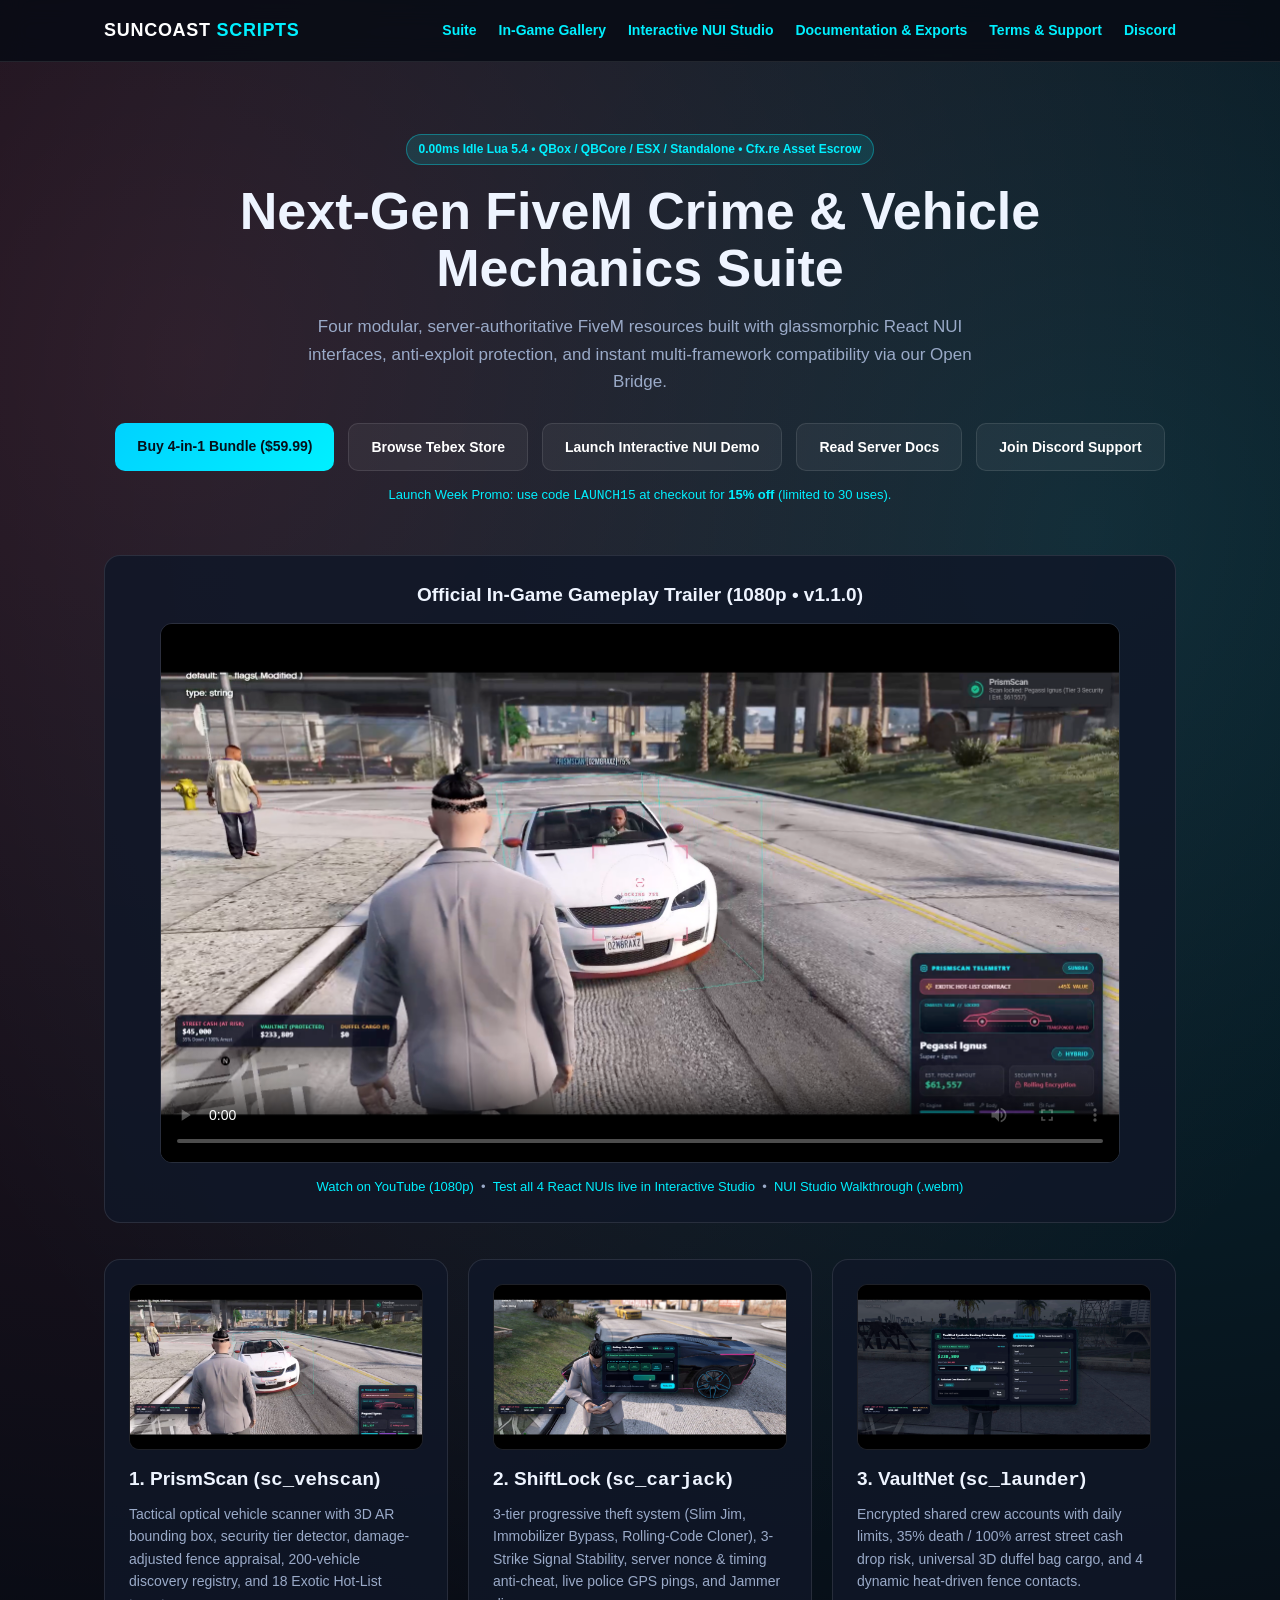
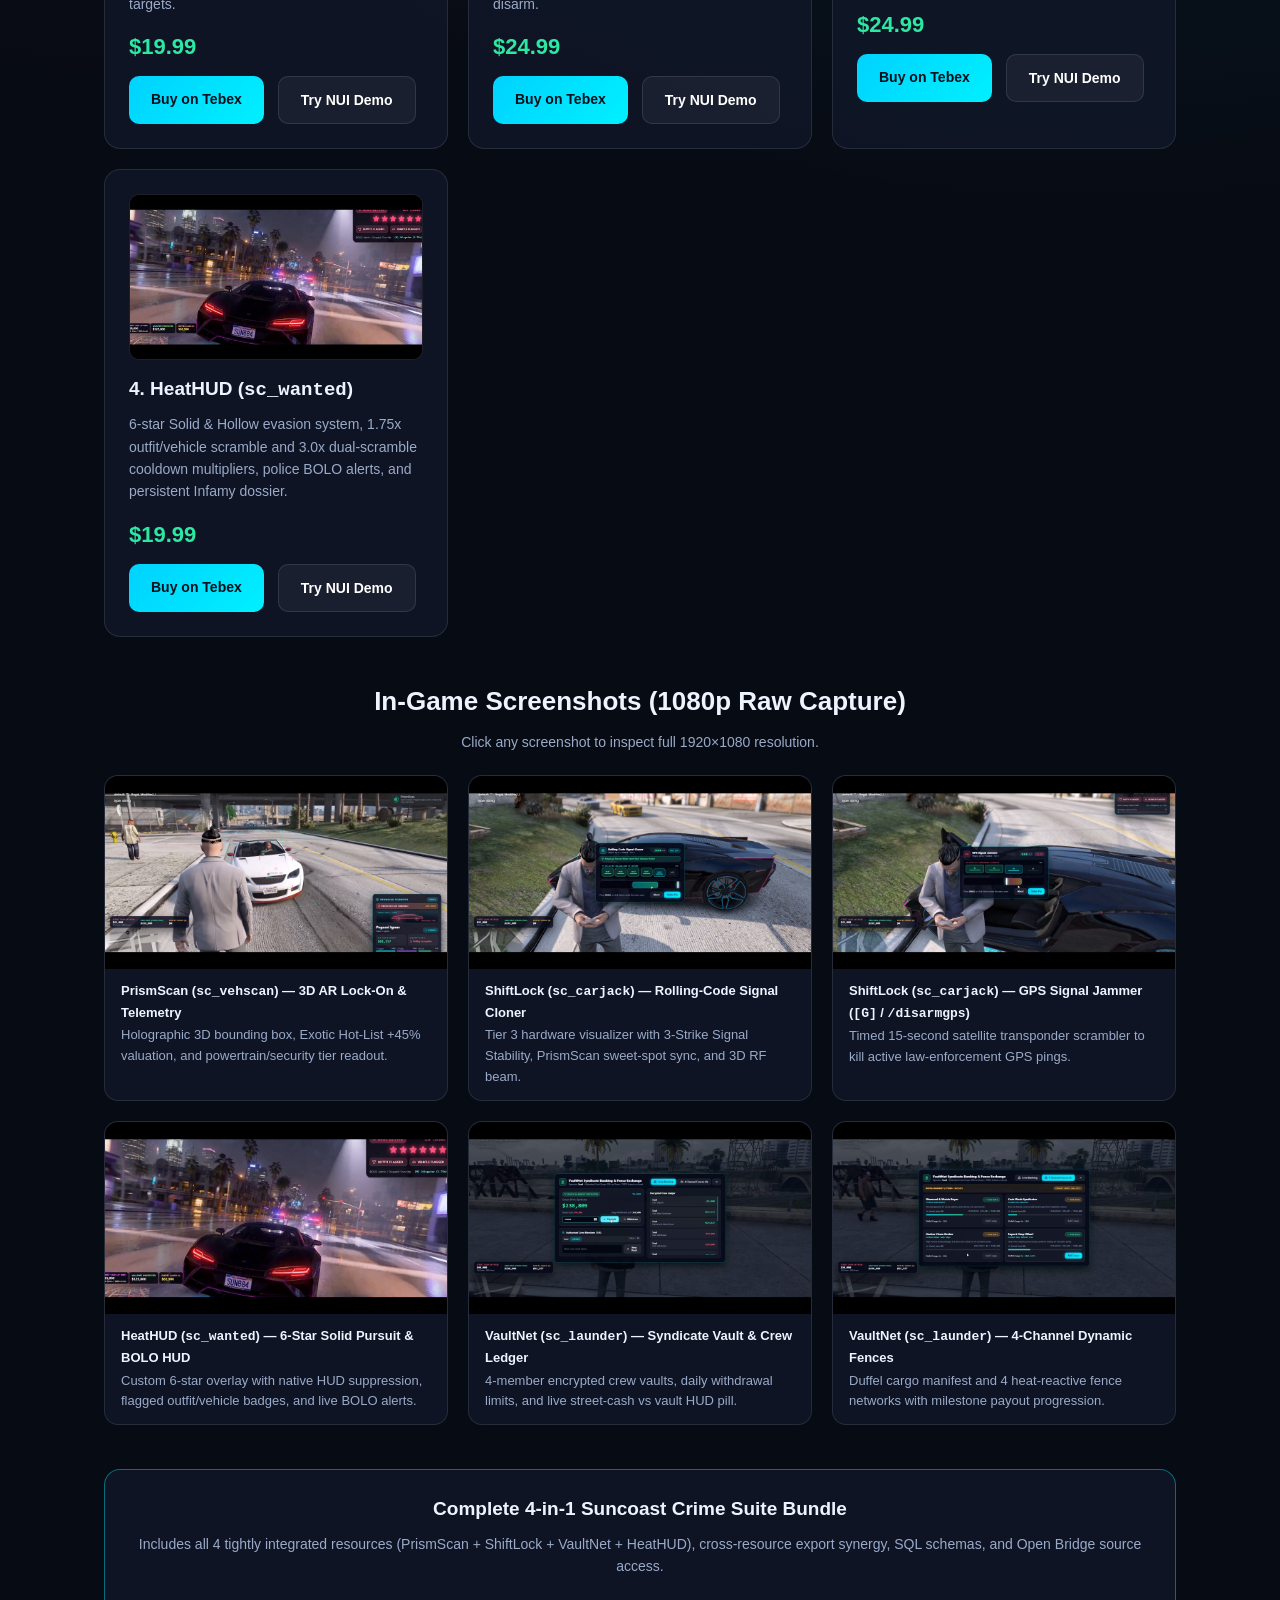
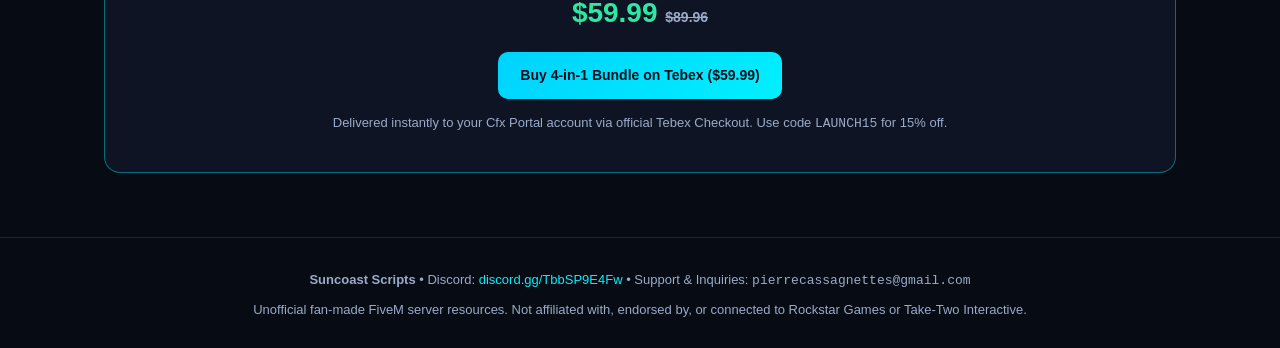
<file: index.html>
<!doctype html>
<html lang="en">
<head>
  <meta charset="UTF-8" />
  <meta name="viewport" content="width=device-width, initial-scale=1.0" />
  <title>Suncoast Scripts — Next-Gen FiveM Crime &amp; Vehicle Mechanics Suite</title>
  <meta name="description" content="Four modular, server-authoritative FiveM resources (QBox/QBCore/ESX/Standalone) with glassmorphic React NUIs, 0.00ms idle performance, and Cfx.re Asset Escrow." />
  <meta property="og:title" content="Suncoast Scripts — Next-Gen FiveM Crime &amp; Vehicle Mechanics Suite" />
  <meta property="og:description" content="PrismScan AR Scanner, ShiftLock 3-Tier Car Theft &amp; GPS Jammer, VaultNet Crew Banking, and HeatHUD 6-Star Evasion. QBox/QBCore/ESX/Standalone." />
  <meta property="og:image" content="https://pierre38610.github.io/suncoast-scripts/assets/banner-suite-bundle.png" />
  <meta property="og:url" content="https://pierre38610.github.io/suncoast-scripts/" />
  <meta property="og:type" content="website" />
  <meta name="twitter:card" content="summary_large_image" />
  <link rel="stylesheet" href="./styles.css" />
</head>
<body>
  <header>
    <div class="container">
      <nav>
        <div class="brand">SUNCOAST <span>SCRIPTS</span></div>
        <div class="nav-links">
          <a href="./index.html">Suite</a>
          <a href="#screenshots">In-Game Gallery</a>
          <a href="./showcase.html">Interactive NUI Studio</a>
          <a href="./docs.html">Documentation &amp; Exports</a>
          <a href="./terms.html">Terms &amp; Support</a>
          <a href="https://discord.gg/TbbSP9E4Fw" target="_blank" rel="noopener">Discord</a>
        </div>
      </nav>
    </div>
  </header>

  <main class="container">
    <section class="hero">
      <span class="badge">0.00ms Idle Lua 5.4 &bull; QBox / QBCore / ESX / Standalone &bull; Cfx.re Asset Escrow</span>
      <h1>Next-Gen FiveM Crime &amp; Vehicle Mechanics Suite</h1>
      <p class="subtitle">
        Four modular, server-authoritative FiveM resources built with glassmorphic React NUI interfaces,
        anti-exploit protection, and instant multi-framework compatibility via our Open Bridge.
      </p>
      <div class="cta-row">
        <a class="btn btn-primary" href="https://suncoast-scripts.tebex.store/package/7821849" target="_blank" rel="noopener">Buy 4-in-1 Bundle ($59.99)</a>
        <a class="btn" href="https://suncoast-scripts.tebex.store/" target="_blank" rel="noopener">Browse Tebex Store</a>
        <a class="btn" href="./showcase.html">Launch Interactive NUI Demo</a>
        <a class="btn" href="./docs.html">Read Server Docs</a>
        <a class="btn" href="https://discord.gg/TbbSP9E4Fw" target="_blank" rel="noopener">Join Discord Support</a>
      </div>
      <p style="margin-top:14px; font-size:13px; color:#00f0ff;">Launch Week Promo: use code <code>LAUNCH15</code> at checkout for <strong>15% off</strong> (limited to 30 uses).</p>
    </section>

    <section class="card" style="margin-bottom: 24px; text-align:center;">
      <h3 style="margin-bottom:12px;">Official In-Game Gameplay Trailer (1080p &bull; v1.1.0)</h3>
      <video controls preload="metadata" poster="./assets/ingame-sc-vehscan.png" playsinline style="width:100%; max-width:960px; border-radius:12px; border:1px solid var(--border); display:block; margin:0 auto;">
        <source src="./assets/gameplay-trailer.mp4" type="video/mp4" />
      </video>
      <p style="margin-top:14px; margin-bottom:0; font-size:13px;">
        <a href="https://youtu.be/r6GJDNA1n2g" target="_blank" rel="noopener">Watch on YouTube (1080p)</a>
        &nbsp;&bull;&nbsp;
        <a href="./showcase.html">Test all 4 React NUIs live in Interactive Studio</a>
        &nbsp;&bull;&nbsp;
        <a href="./assets/nui-interactive-demo.webm" target="_blank" rel="noopener">NUI Studio Walkthrough (.webm)</a>
      </p>
    </section>

    <section id="packages" class="grid">
      <article class="card">
        <a class="card-thumb" href="./assets/ingame-sc-vehscan.png" target="_blank" rel="noopener">
          <img src="./assets/ingame-sc-vehscan.png" alt="PrismScan 3D AR vehicle lock-on and telemetry HUD in-game" loading="lazy" />
        </a>
        <h3>1. PrismScan (<code>sc_vehscan</code>)</h3>
        <p>Tactical optical vehicle scanner with 3D AR bounding box, security tier detector, damage-adjusted fence appraisal, 200-vehicle discovery registry, and 18 Exotic Hot-List targets.</p>
        <div class="price">$19.99</div>
        <div class="cta-row" style="margin-top:12px; justify-content:flex-start;">
          <a class="btn btn-primary" href="https://suncoast-scripts.tebex.store/package/7821837" target="_blank" rel="noopener">Buy on Tebex</a>
          <a class="btn" href="./showcase.html?view=vehscan">Try NUI Demo</a>
        </div>
      </article>
      <article class="card">
        <a class="card-thumb" href="./assets/ingame-sc-carjack.png" target="_blank" rel="noopener">
          <img src="./assets/ingame-sc-carjack.png" alt="ShiftLock Rolling-Code Signal Cloner and 3D RF beam in-game" loading="lazy" />
        </a>
        <h3>2. ShiftLock (<code>sc_carjack</code>)</h3>
        <p>3-tier progressive theft system (Slim Jim, Immobilizer Bypass, Rolling-Code Cloner), 3-Strike Signal Stability, server nonce &amp; timing anti-cheat, live police GPS pings, and Jammer disarm.</p>
        <div class="price">$24.99</div>
        <div class="cta-row" style="margin-top:12px; justify-content:flex-start;">
          <a class="btn btn-primary" href="https://suncoast-scripts.tebex.store/package/7821840" target="_blank" rel="noopener">Buy on Tebex</a>
          <a class="btn" href="./showcase.html?view=carjack">Try NUI Demo</a>
        </div>
      </article>
      <article class="card">
        <a class="card-thumb" href="./assets/ingame-sc-launder.png" target="_blank" rel="noopener">
          <img src="./assets/ingame-sc-launder.png" alt="VaultNet Syndicate Banking and Encrypted Crew Ledger in-game" loading="lazy" />
        </a>
        <h3>3. VaultNet (<code>sc_launder</code>)</h3>
        <p>Encrypted shared crew accounts with daily limits, 35% death / 100% arrest street cash drop risk, universal 3D duffel bag cargo, and 4 dynamic heat-driven fence contacts.</p>
        <div class="price">$24.99</div>
        <div class="cta-row" style="margin-top:12px; justify-content:flex-start;">
          <a class="btn btn-primary" href="https://suncoast-scripts.tebex.store/package/7821846" target="_blank" rel="noopener">Buy on Tebex</a>
          <a class="btn" href="./showcase.html?view=launder">Try NUI Demo</a>
        </div>
      </article>
      <article class="card">
        <a class="card-thumb" href="./assets/ingame-sc-wanted.png" target="_blank" rel="noopener">
          <img src="./assets/ingame-sc-wanted.png" alt="HeatHUD 6-Star pursuit HUD and police chase in-game" loading="lazy" />
        </a>
        <h3>4. HeatHUD (<code>sc_wanted</code>)</h3>
        <p>6-star Solid &amp; Hollow evasion system, 1.75x outfit/vehicle scramble and 3.0x dual-scramble cooldown multipliers, police BOLO alerts, and persistent Infamy dossier.</p>
        <div class="price">$19.99</div>
        <div class="cta-row" style="margin-top:12px; justify-content:flex-start;">
          <a class="btn btn-primary" href="https://suncoast-scripts.tebex.store/package/7821847" target="_blank" rel="noopener">Buy on Tebex</a>
          <a class="btn" href="./showcase.html?view=wanted">Try NUI Demo</a>
        </div>
      </article>
    </section>

    <section id="screenshots" class="gallery-section">
      <h2 class="section-title">In-Game Screenshots (1080p Raw Capture)</h2>
      <p class="section-sub">Click any screenshot to inspect full 1920&times;1080 resolution.</p>
      <div class="gallery-grid">
        <a class="gallery-item" href="./assets/ingame-sc-vehscan.png" target="_blank" rel="noopener">
          <img src="./assets/ingame-sc-vehscan.png" alt="PrismScan 3D AR lock-on box and telemetry NUI" loading="lazy" />
          <div class="gallery-caption">
            <strong>PrismScan (<code>sc_vehscan</code>) — 3D AR Lock-On &amp; Telemetry</strong>
            Holographic 3D bounding box, Exotic Hot-List +45% valuation, and powertrain/security tier readout.
          </div>
        </a>
        <a class="gallery-item" href="./assets/ingame-sc-carjack.png" target="_blank" rel="noopener">
          <img src="./assets/ingame-sc-carjack.png" alt="ShiftLock Rolling-Code Signal Cloner with PrismScan sync" loading="lazy" />
          <div class="gallery-caption">
            <strong>ShiftLock (<code>sc_carjack</code>) — Rolling-Code Signal Cloner</strong>
            Tier 3 hardware visualizer with 3-Strike Signal Stability, PrismScan sweet-spot sync, and 3D RF beam.
          </div>
        </a>
        <a class="gallery-item" href="./assets/ingame-sc-carjack-gps.png" target="_blank" rel="noopener">
          <img src="./assets/ingame-sc-carjack-gps.png" alt="ShiftLock GPS Signal Jammer timed disarm minigame" loading="lazy" />
          <div class="gallery-caption">
            <strong>ShiftLock (<code>sc_carjack</code>) — GPS Signal Jammer (<code>[G]</code> / <code>/disarmgps</code>)</strong>
            Timed 15-second satellite transponder scrambler to kill active law-enforcement GPS pings.
          </div>
        </a>
        <a class="gallery-item" href="./assets/ingame-sc-wanted.png" target="_blank" rel="noopener">
          <img src="./assets/ingame-sc-wanted.png" alt="HeatHUD 6-Star active pursuit and BOLO overlay" loading="lazy" />
          <div class="gallery-caption">
            <strong>HeatHUD (<code>sc_wanted</code>) — 6-Star Solid Pursuit &amp; BOLO HUD</strong>
            Custom 6-star overlay with native HUD suppression, flagged outfit/vehicle badges, and live BOLO alerts.
          </div>
        </a>
        <a class="gallery-item" href="./assets/ingame-sc-launder.png" target="_blank" rel="noopener">
          <img src="./assets/ingame-sc-launder.png" alt="VaultNet Syndicate Banking and Crew Ledger NUI" loading="lazy" />
          <div class="gallery-caption">
            <strong>VaultNet (<code>sc_launder</code>) — Syndicate Vault &amp; Crew Ledger</strong>
            4-member encrypted crew vaults, daily withdrawal limits, and live street-cash vs vault HUD pill.
          </div>
        </a>
        <a class="gallery-item" href="./assets/ingame-sc-launder-fences.png" target="_blank" rel="noopener">
          <img src="./assets/ingame-sc-launder-fences.png" alt="VaultNet 4-Channel Dynamic Fences Exchange NUI" loading="lazy" />
          <div class="gallery-caption">
            <strong>VaultNet (<code>sc_launder</code>) — 4-Channel Dynamic Fences</strong>
            Duffel cargo manifest and 4 heat-reactive fence networks with milestone payout progression.
          </div>
        </a>
      </div>
    </section>

    <section class="card" style="text-align:center; border-color: rgba(0,240,255,0.4);">
      <h3>Complete 4-in-1 Suncoast Crime Suite Bundle</h3>
      <p>Includes all 4 tightly integrated resources (PrismScan + ShiftLock + VaultNet + HeatHUD), cross-resource export synergy, SQL schemas, and Open Bridge source access.</p>
      <div class="price" style="font-size:28px; margin-bottom:16px;">$59.99 <span style="font-size:14px; color:var(--muted); text-decoration:line-through;">$89.96</span></div>
      <div class="cta-row" style="margin-bottom:14px;">
        <a class="btn btn-primary" href="https://suncoast-scripts.tebex.store/package/7821849" target="_blank" rel="noopener">Buy 4-in-1 Bundle on Tebex ($59.99)</a>
      </div>
      <p style="font-size:13px; color:var(--muted);">Delivered instantly to your Cfx Portal account via official Tebex Checkout. Use code <code>LAUNCH15</code> for 15% off.</p>
    </section>
  </main>

  <footer>
    <div class="container">
      <p><strong>Suncoast Scripts</strong> &bull; Discord: <a href="https://discord.gg/TbbSP9E4Fw" target="_blank" rel="noopener">discord.gg/TbbSP9E4Fw</a> &bull; Support &amp; Inquiries: <code>pierrecassagnettes@gmail.com</code></p>
      <p style="margin-top:8px;">Unofficial fan-made FiveM server resources. Not affiliated with, endorsed by, or connected to Rockstar Games or Take-Two Interactive.</p>
    </div>
  </footer>
</body>
</html>
</file>
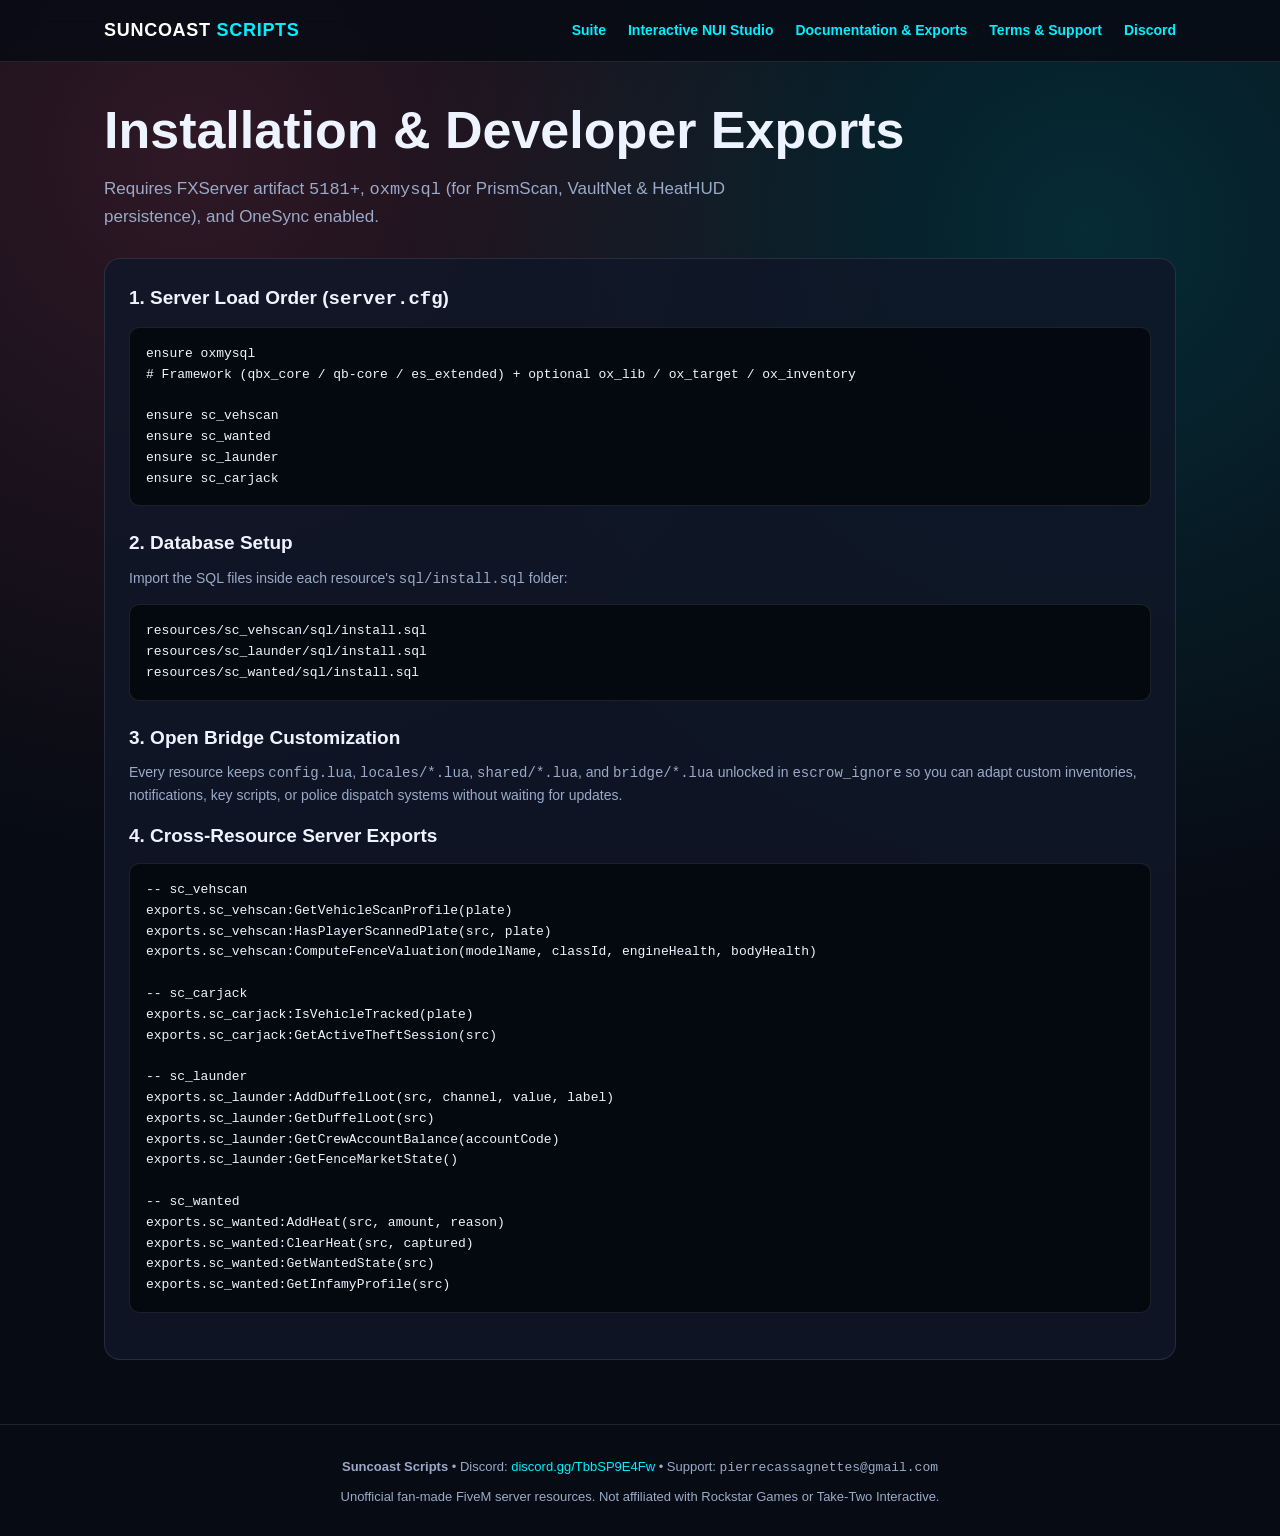
<file: docs.html>
<!doctype html>
<html lang="en">
<head>
  <meta charset="UTF-8" />
  <meta name="viewport" content="width=device-width, initial-scale=1.0" />
  <title>Documentation &amp; Exports — Suncoast Scripts</title>
  <link rel="stylesheet" href="./styles.css" />
</head>
<body>
  <header>
    <div class="container">
      <nav>
        <div class="brand">SUNCOAST <span>SCRIPTS</span></div>
        <div class="nav-links">
          <a href="./index.html">Suite</a>
          <a href="./showcase.html">Interactive NUI Studio</a>
          <a href="./docs.html">Documentation &amp; Exports</a>
          <a href="./terms.html">Terms &amp; Support</a>
          <a href="https://discord.gg/TbbSP9E4Fw" target="_blank" rel="noopener">Discord</a>
        </div>
      </nav>
    </div>
  </header>

  <main class="container" style="padding-top:40px;">
    <h1>Installation &amp; Developer Exports</h1>
    <p class="subtitle" style="margin:10px 0 28px;">
      Requires FXServer artifact <code>5181+</code>, <code>oxmysql</code> (for PrismScan, VaultNet &amp; HeatHUD persistence), and OneSync enabled.
    </p>

    <div class="card">
      <h3>1. Server Load Order (<code>server.cfg</code>)</h3>
<pre>ensure oxmysql
# Framework (qbx_core / qb-core / es_extended) + optional ox_lib / ox_target / ox_inventory

ensure sc_vehscan
ensure sc_wanted
ensure sc_launder
ensure sc_carjack</pre>

      <h3>2. Database Setup</h3>
      <p>Import the SQL files inside each resource's <code>sql/install.sql</code> folder:</p>
<pre>resources/sc_vehscan/sql/install.sql
resources/sc_launder/sql/install.sql
resources/sc_wanted/sql/install.sql</pre>

      <h3>3. Open Bridge Customization</h3>
      <p>Every resource keeps <code>config.lua</code>, <code>locales/*.lua</code>, <code>shared/*.lua</code>, and <code>bridge/*.lua</code> unlocked in <code>escrow_ignore</code> so you can adapt custom inventories, notifications, key scripts, or police dispatch systems without waiting for updates.</p>

      <h3>4. Cross-Resource Server Exports</h3>
<pre>-- sc_vehscan
exports.sc_vehscan:GetVehicleScanProfile(plate)
exports.sc_vehscan:HasPlayerScannedPlate(src, plate)
exports.sc_vehscan:ComputeFenceValuation(modelName, classId, engineHealth, bodyHealth)

-- sc_carjack
exports.sc_carjack:IsVehicleTracked(plate)
exports.sc_carjack:GetActiveTheftSession(src)

-- sc_launder
exports.sc_launder:AddDuffelLoot(src, channel, value, label)
exports.sc_launder:GetDuffelLoot(src)
exports.sc_launder:GetCrewAccountBalance(accountCode)
exports.sc_launder:GetFenceMarketState()

-- sc_wanted
exports.sc_wanted:AddHeat(src, amount, reason)
exports.sc_wanted:ClearHeat(src, captured)
exports.sc_wanted:GetWantedState(src)
exports.sc_wanted:GetInfamyProfile(src)</pre>
    </div>
  </main>

  <footer>
    <div class="container">
      <p><strong>Suncoast Scripts</strong> &bull; Discord: <a href="https://discord.gg/TbbSP9E4Fw" target="_blank" rel="noopener">discord.gg/TbbSP9E4Fw</a> &bull; Support: <code>pierrecassagnettes@gmail.com</code></p>
      <p style="margin-top:8px;">Unofficial fan-made FiveM server resources. Not affiliated with Rockstar Games or Take-Two Interactive.</p>
    </div>
  </footer>
</body>
</html>
</file>
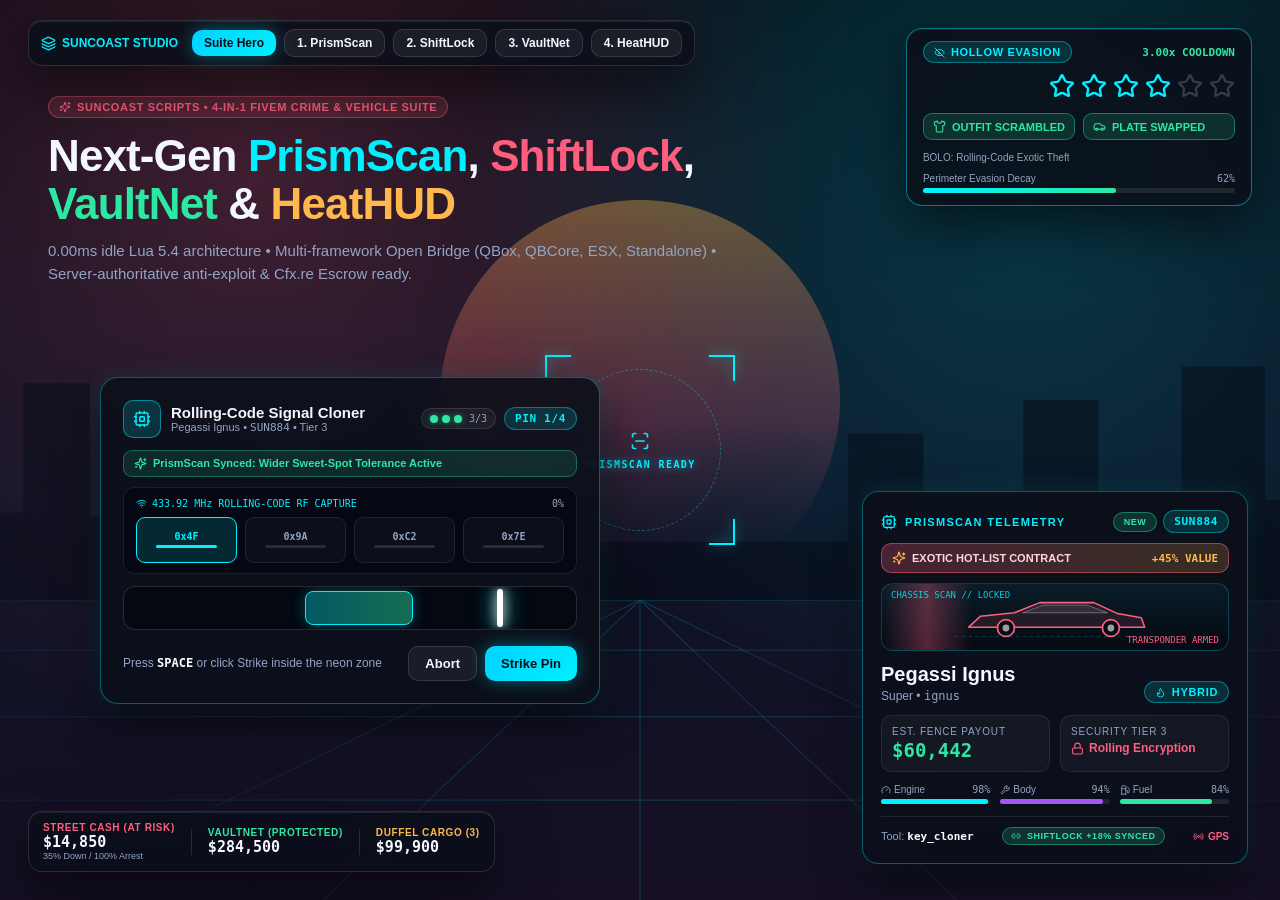
<file: showcase.html>
<!doctype html>
<html lang="en">
  <head>
    <meta charset="UTF-8" />
    <meta name="viewport" content="width=device-width, initial-scale=1.0" />
    <title>Suncoast Scripts — Interactive NUI Studio</title>
    <script type="module" crossorigin src="./assets/showcase-DzIj8uwA.js"></script>
    <link rel="stylesheet" crossorigin href="./assets/showcase-DB1Ei_Wh.css">
  </head>
  <body>
    <div id="root"></div>
  </body>
</html>
</file>
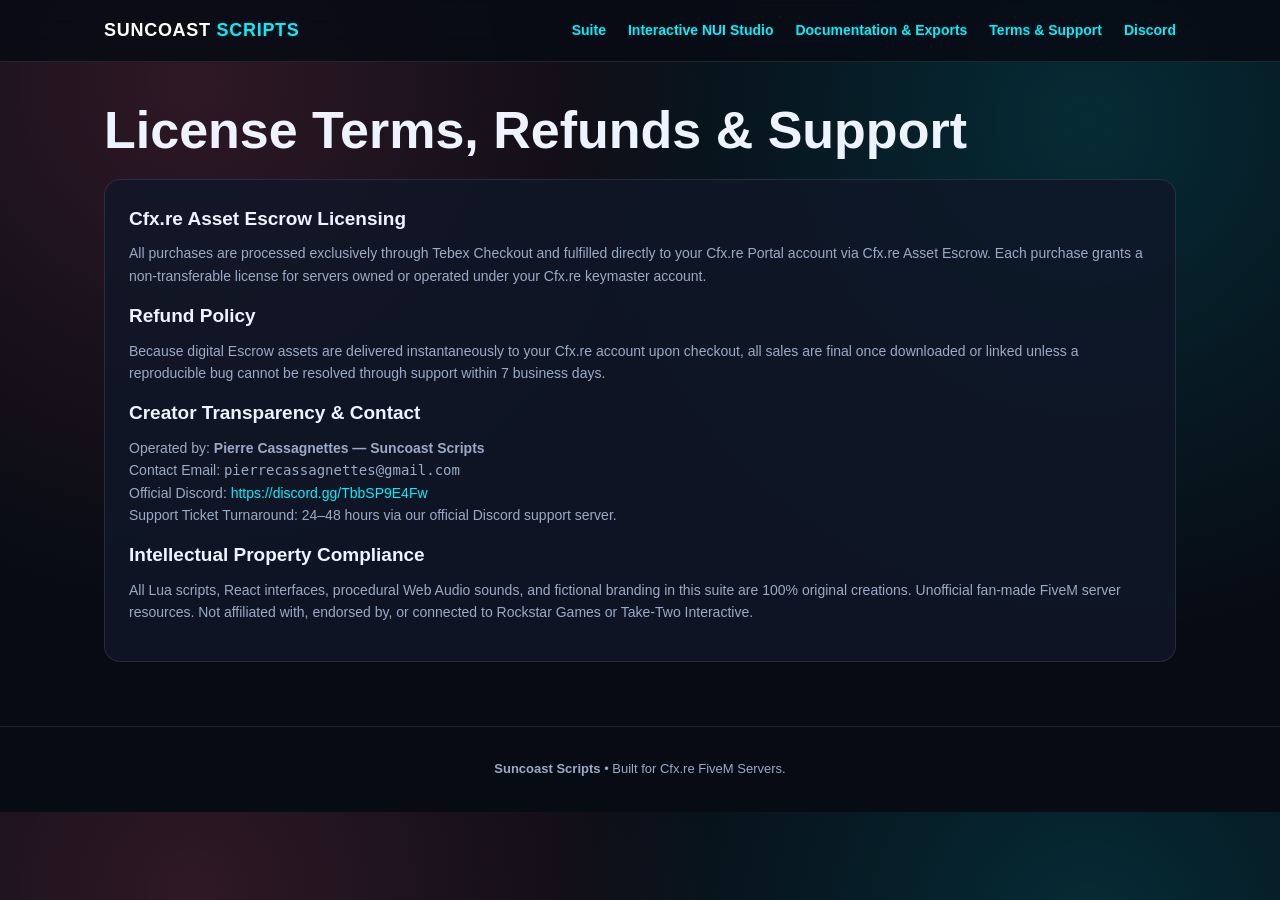
<file: terms.html>
<!doctype html>
<html lang="en">
<head>
  <meta charset="UTF-8" />
  <meta name="viewport" content="width=device-width, initial-scale=1.0" />
  <title>Terms, Escrow Licensing &amp; Support — Suncoast Scripts</title>
  <link rel="stylesheet" href="./styles.css" />
</head>
<body>
  <header>
    <div class="container">
      <nav>
        <div class="brand">SUNCOAST <span>SCRIPTS</span></div>
        <div class="nav-links">
          <a href="./index.html">Suite</a>
          <a href="./showcase.html">Interactive NUI Studio</a>
          <a href="./docs.html">Documentation &amp; Exports</a>
          <a href="./terms.html">Terms &amp; Support</a>
          <a href="https://discord.gg/TbbSP9E4Fw" target="_blank" rel="noopener">Discord</a>
        </div>
      </nav>
    </div>
  </header>

  <main class="container" style="padding-top:40px;">
    <h1>License Terms, Refunds &amp; Support</h1>
    <div class="card" style="margin-top:20px;">
      <h3>Cfx.re Asset Escrow Licensing</h3>
      <p>All purchases are processed exclusively through Tebex Checkout and fulfilled directly to your Cfx.re Portal account via Cfx.re Asset Escrow. Each purchase grants a non-transferable license for servers owned or operated under your Cfx.re keymaster account.</p>

      <h3>Refund Policy</h3>
      <p>Because digital Escrow assets are delivered instantaneously to your Cfx.re account upon checkout, all sales are final once downloaded or linked unless a reproducible bug cannot be resolved through support within 7 business days.</p>

      <h3>Creator Transparency &amp; Contact</h3>
      <p>Operated by: <strong>Pierre Cassagnettes — Suncoast Scripts</strong><br />
      Contact Email: <code>pierrecassagnettes@gmail.com</code><br />
      Official Discord: <a href="https://discord.gg/TbbSP9E4Fw" target="_blank" rel="noopener">https://discord.gg/TbbSP9E4Fw</a><br />
      Support Ticket Turnaround: 24–48 hours via our official Discord support server.</p>

      <h3>Intellectual Property Compliance</h3>
      <p>All Lua scripts, React interfaces, procedural Web Audio sounds, and fictional branding in this suite are 100% original creations. Unofficial fan-made FiveM server resources. Not affiliated with, endorsed by, or connected to Rockstar Games or Take-Two Interactive.</p>
    </div>
  </main>

  <footer>
    <div class="container">
      <p><strong>Suncoast Scripts</strong> &bull; Built for Cfx.re FiveM Servers.</p>
    </div>
  </footer>
</body>
</html>
</file>
<file: styles.css>
:root {
  --bg: #070b14;
  --surface: rgba(16, 23, 40, 0.84);
  --border: rgba(255, 255, 255, 0.1);
  --cyan: #00f0ff;
  --coral: #ff5e7e;
  --emerald: #2ce8a2;
  --amber: #ffb84d;
  --text: #eef4ff;
  --muted: #9aaac8;
}

* { box-sizing: border-box; margin: 0; padding: 0; }
body {
  background: radial-gradient(circle at 15% 10%, rgba(255, 94, 126, 0.16), transparent 40%),
              radial-gradient(circle at 85% 15%, rgba(0, 240, 255, 0.14), transparent 40%),
              var(--bg);
  color: var(--text);
  font-family: 'Inter', -apple-system, BlinkMacSystemFont, 'Segoe UI', Roboto, sans-serif;
  line-height: 1.6;
}

a { color: var(--cyan); text-decoration: none; }
a:hover { text-decoration: underline; }

.container { max-width: 1120px; margin: 0 auto; padding: 0 24px; }

header {
  border-bottom: 1px solid var(--border);
  background: rgba(7, 11, 20, 0.86);
  backdrop-filter: blur(12px);
  position: sticky;
  top: 0;
  z-index: 20;
}

nav {
  display: flex;
  align-items: center;
  justify-content: space-between;
  padding: 16px 0;
}

.brand { font-weight: 800; font-size: 18px; letter-spacing: 0.04em; color: #fff; }
.brand span { color: var(--cyan); }
.nav-links { display: flex; gap: 22px; font-size: 14px; font-weight: 600; flex-wrap: wrap; }

.hero { padding: 72px 0 48px; text-align: center; }
.badge {
  display: inline-block;
  padding: 5px 12px;
  border-radius: 999px;
  background: rgba(0, 240, 255, 0.12);
  border: 1px solid rgba(0, 240, 255, 0.35);
  color: var(--cyan);
  font-size: 12px;
  font-weight: 700;
  margin-bottom: 18px;
}

h1 { font-size: clamp(32px, 5vw, 52px); font-weight: 900; line-height: 1.1; margin-bottom: 16px; }
h2.section-title { font-size: 26px; font-weight: 800; margin-bottom: 8px; text-align: center; }
.section-sub { color: var(--muted); font-size: 14px; text-align: center; margin-bottom: 22px; }
.subtitle { max-width: 720px; margin: 0 auto 28px; color: var(--muted); font-size: 17px; }

.cta-row { display: flex; justify-content: center; gap: 14px; flex-wrap: wrap; }
.btn {
  display: inline-block;
  padding: 12px 22px;
  border-radius: 10px;
  font-weight: 700;
  font-size: 14px;
  border: 1px solid var(--border);
  background: rgba(255, 255, 255, 0.05);
  color: #fff;
}
.btn-primary {
  background: linear-gradient(135deg, #00d2ff, #00f0ff);
  color: #06101a;
  border: none;
}

.grid { display: grid; grid-template-columns: repeat(auto-fit, minmax(260px, 1fr)); gap: 20px; margin: 36px 0; }
.card {
  background: var(--surface);
  border: 1px solid var(--border);
  border-radius: 16px;
  padding: 24px;
}
.card h3 { font-size: 19px; margin-bottom: 8px; }
.card p { color: var(--muted); font-size: 14px; margin-bottom: 14px; }
.price { font-size: 22px; font-weight: 800; color: var(--emerald); }

.card-thumb {
  display: block;
  margin-bottom: 14px;
  border-radius: 10px;
  overflow: hidden;
  border: 1px solid var(--border);
  aspect-ratio: 16 / 9;
  background: #04070e;
}
.card-thumb img {
  width: 100%;
  height: 100%;
  object-fit: cover;
  display: block;
  transition: transform 0.25s ease;
}
.card-thumb:hover img {
  transform: scale(1.03);
}

.gallery-section { margin: 44px 0; }
.gallery-grid {
  display: grid;
  grid-template-columns: repeat(auto-fit, minmax(320px, 1fr));
  gap: 20px;
}
.gallery-item {
  background: var(--surface);
  border: 1px solid var(--border);
  border-radius: 14px;
  overflow: hidden;
  transition: border-color 0.2s ease, transform 0.2s ease;
}
.gallery-item:hover {
  border-color: rgba(0, 240, 255, 0.45);
  transform: translateY(-2px);
}
.gallery-item img {
  width: 100%;
  aspect-ratio: 16 / 9;
  object-fit: cover;
  display: block;
}
.gallery-caption {
  padding: 12px 16px;
  font-size: 13px;
  color: var(--muted);
}
.gallery-caption strong {
  color: var(--text);
  display: block;
  margin-bottom: 2px;
}

pre {
  background: rgba(4, 7, 14, 0.9);
  border: 1px solid var(--border);
  padding: 16px;
  border-radius: 10px;
  overflow-x: auto;
  font-size: 13px;
  margin: 12px 0 22px;
}

footer {
  border-top: 1px solid var(--border);
  margin-top: 64px;
  padding: 32px 0;
  color: var(--muted);
  font-size: 13px;
  text-align: center;
}
</file>
<file: assets/showcase-DB1Ei_Wh.css>
:root{--sc-coral: #ff5e7e;--sc-coral-glow: rgba(255, 94, 126, .45);--sc-cyan: #00f0ff;--sc-cyan-glow: rgba(0, 240, 255, .4);--sc-amber: #ffb84d;--sc-emerald: #2ce8a2;--sc-violet: #a855f7;--sc-glass: rgba(11, 15, 26, .88);--sc-glass-light: rgba(19, 27, 46, .78);--sc-border: rgba(255, 255, 255, .12);--sc-border-cyan: rgba(0, 240, 255, .35);--sc-text: #f3f7ff;--sc-muted: #93a4c3;--sc-font: "Inter", -apple-system, BlinkMacSystemFont, "Segoe UI", Roboto, sans-serif;--sc-mono: "JetBrains Mono", "Fira Code", Consolas, monospace}*{box-sizing:border-box;margin:0;padding:0;-webkit-user-select:none;user-select:none}html,body,#root{width:100%;height:100%;background:transparent;color:var(--sc-text);font-family:var(--sc-font);overflow:hidden;-webkit-font-smoothing:antialiased}.sc-glass{background:var(--sc-glass);backdrop-filter:blur(18px);-webkit-backdrop-filter:blur(18px);border:1px solid var(--sc-border);box-shadow:0 20px 55px #0009,inset 0 1px #ffffff14}.sc-glass-cyan{background:var(--sc-glass);-webkit-backdrop-filter:blur(18px);backdrop-filter:blur(18px);border:1px solid var(--sc-border-cyan);box-shadow:0 16px 45px #000000a6,0 0 24px #00f0ff24}.sc-pill{display:inline-flex;align-items:center;gap:6px;padding:4px 10px;border-radius:999px;font-size:11px;font-weight:700;letter-spacing:.06em;text-transform:uppercase}.sc-pill-cyan{background:#00f0ff24;color:var(--sc-cyan);border:1px solid rgba(0,240,255,.36)}.sc-pill-coral{background:#ff5e7e29;color:var(--sc-coral);border:1px solid rgba(255,94,126,.42)}.sc-pill-amber{background:#ffb84d29;color:var(--sc-amber);border:1px solid rgba(255,184,77,.4)}.sc-pill-emerald{background:#2ce8a229;color:var(--sc-emerald);border:1px solid rgba(44,232,162,.4)}.sc-btn{display:inline-flex;align-items:center;justify-content:center;gap:8px;padding:9px 16px;border-radius:10px;border:1px solid var(--sc-border);background:#ffffff0f;color:var(--sc-text);font-size:13px;font-weight:600;cursor:pointer;transition:all .16s ease}.sc-btn:hover{background:#ffffff1f;transform:translateY(-1px)}.sc-btn-primary{background:linear-gradient(135deg,#00d2ff,#00f0ff);color:#06101a;border:none;font-weight:700;box-shadow:0 0 18px #00f0ff59}.sc-btn-primary:hover{background:linear-gradient(135deg,#3ae4ff,#70f7ff)}.sc-btn-coral{background:linear-gradient(135deg,#ff3e6c,#ff758f);color:#fff;border:none;font-weight:700;box-shadow:0 0 18px #ff5e7e59}.sc-input{width:100%;padding:9px 12px;border-radius:9px;border:1px solid rgba(255,255,255,.14);background:#060911b8;color:var(--sc-text);font-size:13px;outline:none;transition:border-color .15s ease}.sc-input:focus{border-color:var(--sc-cyan)}.sc-mono{font-family:var(--sc-mono)}@keyframes scPulseCoral{0%,to{filter:drop-shadow(0 0 8px rgba(255,94,126,.7));transform:scale(1)}50%{filter:drop-shadow(0 0 16px rgba(0,240,255,.75));transform:scale(1.06)}}@keyframes scHollowBlink{0%,to{opacity:1;filter:drop-shadow(0 0 6px rgba(0,240,255,.45))}50%{opacity:.45;filter:drop-shadow(0 0 2px rgba(255,255,255,.2))}}@keyframes scScanSweep{0%{transform:translateY(-100%)}to{transform:translateY(300%)}}@keyframes scLaserSweep{0%{transform:translate(-10%);opacity:.25}50%{opacity:1}to{transform:translate(340%);opacity:.25}}@keyframes scPing{0%{transform:scale(.92);opacity:.75}50%{transform:scale(1.03);opacity:1}to{transform:scale(.92);opacity:.75}}@keyframes scWarningFlash{0%,to{border-color:#ffb84d8c;box-shadow:0 0 14px #ffb84d47}50%{border-color:#ff5e7ed9;box-shadow:0 0 22px #ff5e7e73}}::-webkit-scrollbar{width:6px;height:6px}::-webkit-scrollbar-track{background:#ffffff08;border-radius:3px}::-webkit-scrollbar-thumb{background:#00f0ff47;border-radius:3px}::-webkit-scrollbar-thumb:hover{background:#00f0ff80}
</file>
